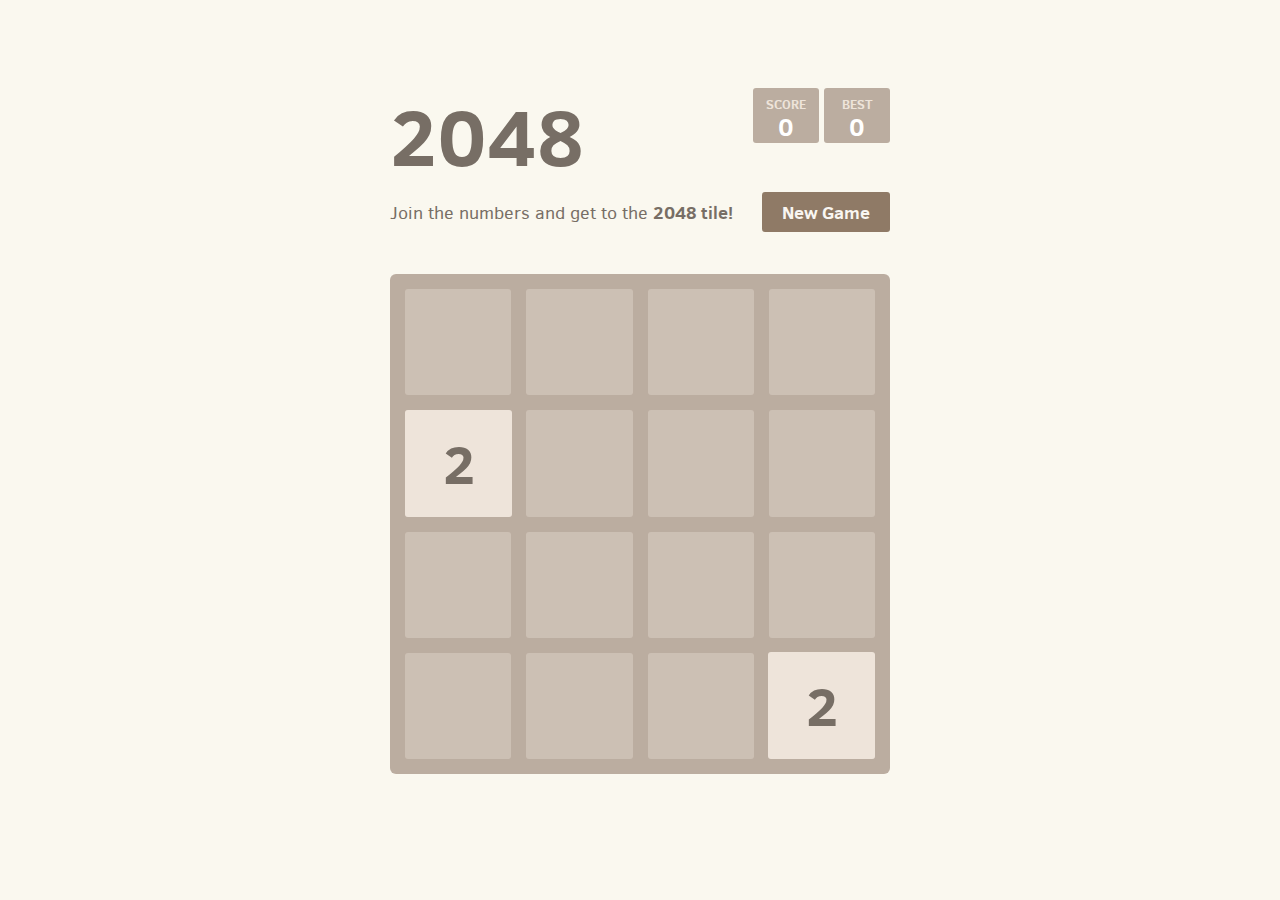
<file: 2048/index.html>
<!DOCTYPE html>
<html>
<head>
  <meta charset="utf-8">
  <title>2048</title>

  <link href="style/main.css" rel="stylesheet" type="text/css">
  <link rel="shortcut icon" href="favicon.ico">
  <link rel="apple-touch-icon" href="meta/apple-touch-icon.png">
  <link rel="apple-touch-startup-image" href="meta/apple-touch-startup-image-640x1096.png" media="(device-width: 320px) and (device-height: 568px) and (-webkit-device-pixel-ratio: 2)"> <!-- iPhone 5+ -->
  <link rel="apple-touch-startup-image" href="meta/apple-touch-startup-image-640x920.png"  media="(device-width: 320px) and (device-height: 480px) and (-webkit-device-pixel-ratio: 2)"> <!-- iPhone, retina -->
  <meta name="apple-mobile-web-app-capable" content="yes">
  <meta name="apple-mobile-web-app-status-bar-style" content="black">

  <meta name="HandheldFriendly" content="True">
  <meta name="MobileOptimized" content="320">
  <meta name="viewport" content="width=device-width, target-densitydpi=160dpi, initial-scale=1.0, maximum-scale=1, user-scalable=no, minimal-ui">
</head>
<body>
  <div class="container">
    <div class="heading">
      <h1 class="title">2048</h1>
      <div class="scores-container">
        <div class="score-container">0</div>
        <div class="best-container">0</div>
      </div>
    </div>

    <div class="above-game">
      <p class="game-intro">Join the numbers and get to the <strong>2048 tile!</strong></p>
      <a class="restart-button">New Game</a>
    </div>

    <div class="game-container">
      <div class="game-message">
        <p></p>
        <div class="lower">
	        <a class="keep-playing-button">Keep going</a>
          <a class="retry-button">Try again</a>
        </div>
      </div>

      <div class="grid-container">
        <div class="grid-row">
          <div class="grid-cell"></div>
          <div class="grid-cell"></div>
          <div class="grid-cell"></div>
          <div class="grid-cell"></div>
        </div>
        <div class="grid-row">
          <div class="grid-cell"></div>
          <div class="grid-cell"></div>
          <div class="grid-cell"></div>
          <div class="grid-cell"></div>
        </div>
        <div class="grid-row">
          <div class="grid-cell"></div>
          <div class="grid-cell"></div>
          <div class="grid-cell"></div>
          <div class="grid-cell"></div>
        </div>
        <div class="grid-row">
          <div class="grid-cell"></div>
          <div class="grid-cell"></div>
          <div class="grid-cell"></div>
          <div class="grid-cell"></div>
        </div>
      </div>

      <div class="tile-container">

      </div>
    </div>

  </div>

  <script src="js/bind_polyfill.js"></script>
  <script src="js/classlist_polyfill.js"></script>
  <script src="js/animframe_polyfill.js"></script>
  <script src="js/keyboard_input_manager.js"></script>
  <script src="js/html_actuator.js"></script>
  <script src="js/grid.js"></script>
  <script src="js/tile.js"></script>
  <script src="js/local_storage_manager.js"></script>
  <script src="js/game_manager.js"></script>
  <script src="js/application.js"></script>
</body>
</html>
</file>
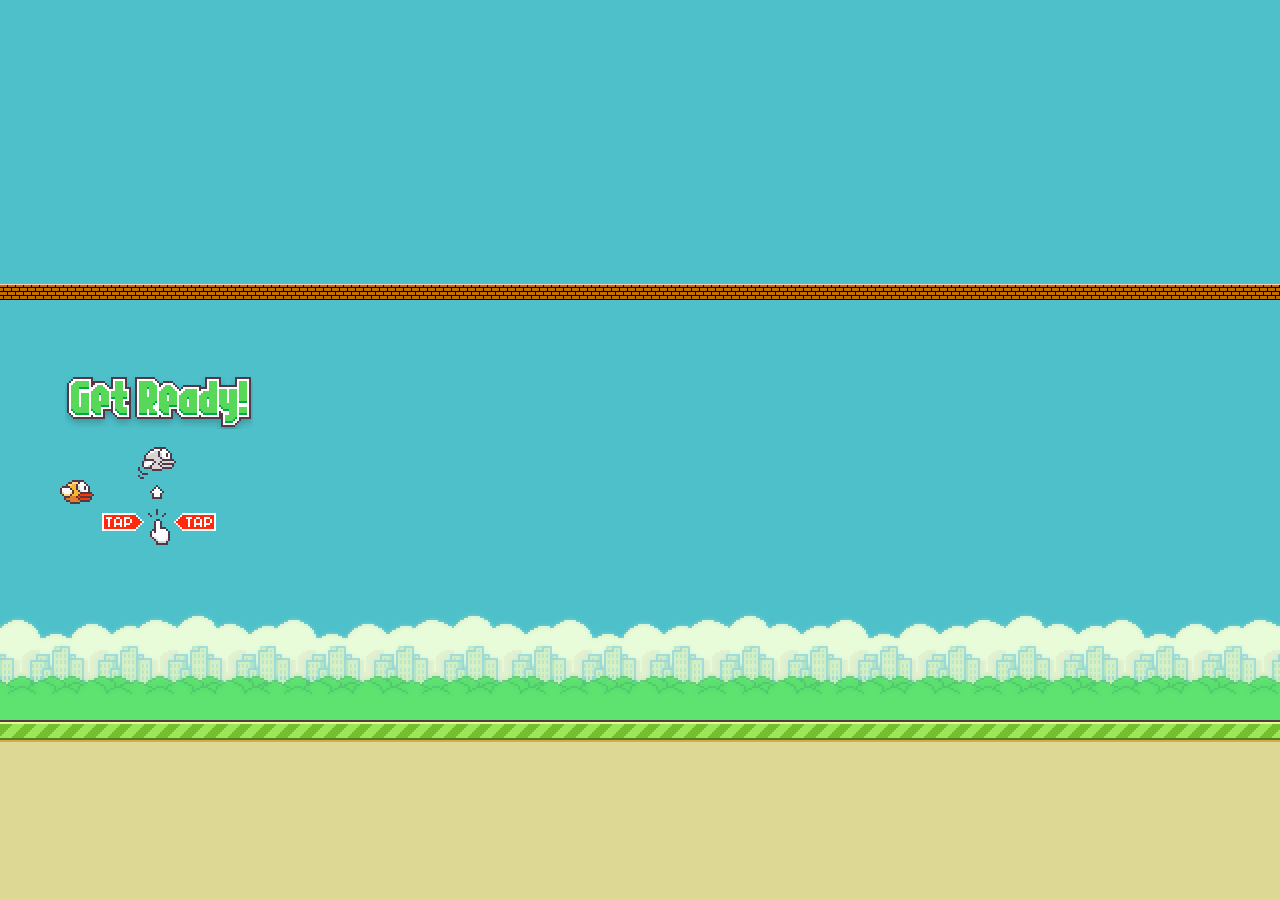
<file: floppybird/index.html>
<!DOCTYPE html>
<html lang="en">
<!--
   Copyright 2014 Nebez Briefkani
   floppybird - index.html

   Licensed under the Apache License, Version 2.0 (the "License");
   you may not use this file except in compliance with the License.
   You may obtain a copy of the License at

       http://www.apache.org/licenses/LICENSE-2.0

   Unless required by applicable law or agreed to in writing, software
   distributed under the License is distributed on an "AS IS" BASIS,
   WITHOUT WARRANTIES OR CONDITIONS OF ANY KIND, either express or implied.
   See the License for the specific language governing permissions and
   limitations under the License.
-->

   <head>
      <title>Floppy Bird</title>
      <meta http-equiv="content-type" content="text/html; charset=utf-8" />
      <meta name="viewport" content="width=device-width, initial-scale=1.0, maximum-scale=1.0, user-scalable=0" />
      
      <!-- Style sheets -->
      <link href="css/reset.css" rel="stylesheet">
      <link href="css/main.css" rel="stylesheet">
   </head>
   <body>
      <div id="gamecontainer">
         <div id="gamescreen">
            <div id="sky" class="animated">
               <div id="flyarea">
                  <div id="ceiling" class="animated"></div>
                  <!-- This is the flying and pipe area container -->
                  <div id="player" class="bird animated"></div>
                  
                  <div id="bigscore"></div>
                  
                  <div id="splash"></div>
                  
                  <div id="scoreboard">
                     <div id="medal"></div>
                     <div id="currentscore"></div>
                     <div id="highscore"></div>
                     <div id="replay"><img src="assets/replay.png" alt="replay"></div>
                  </div>
                  
                  <!-- Pipes go here! -->
               </div>
            </div>
            <div id="land" class="animated"><div id="debug"></div></div>
         </div>
      </div>

      <div class="boundingbox" id="playerbox"></div>
      <div class="boundingbox" id="pipebox"></div>
      
      <script src="js/jquery.min.js"></script>
      <script src="js/jquery.transit.min.js"></script>
      <script src="js/buzz.min.js"></script>
      <script src="js/main.js?v=1"></script>
   </body>
</html>
</file>
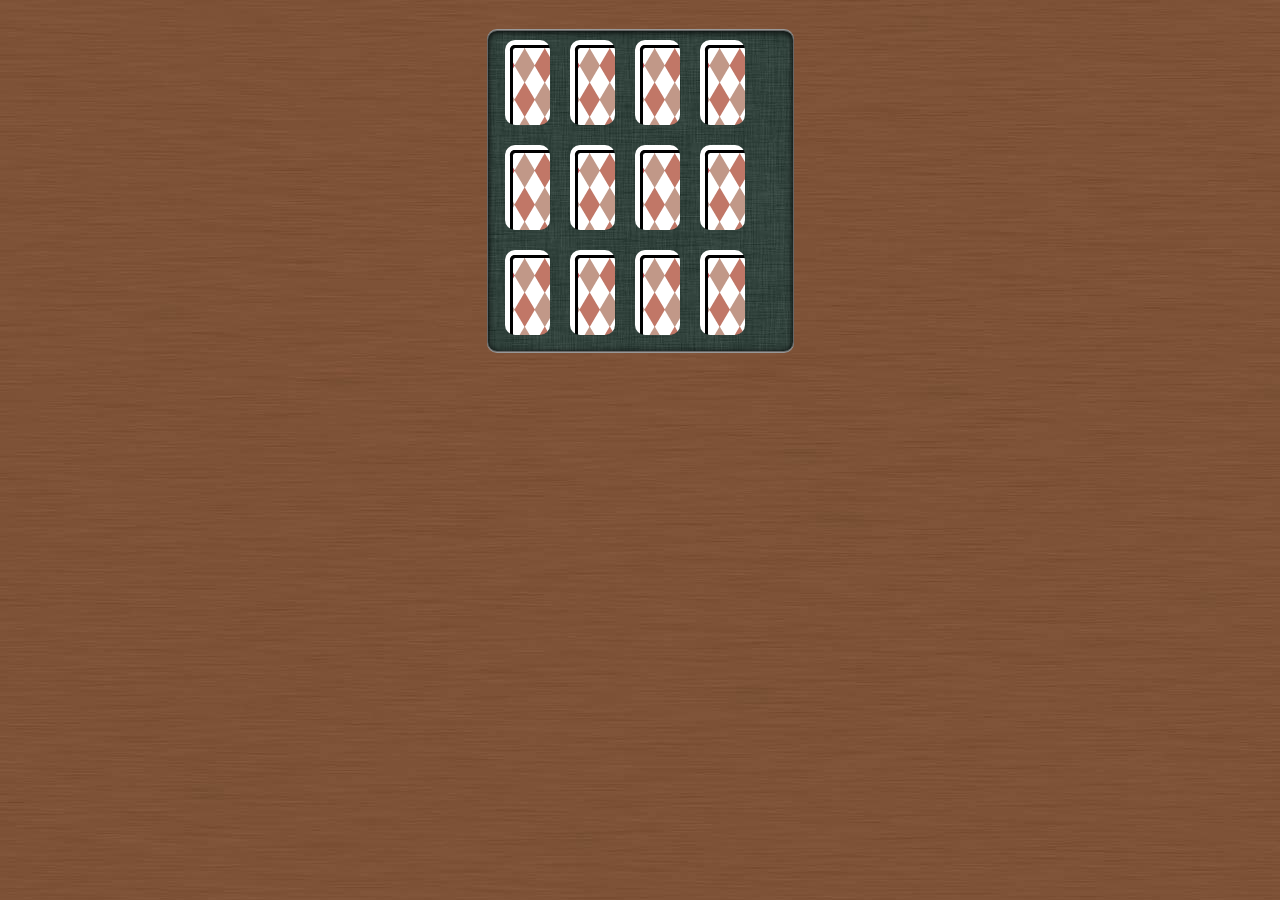
<file: match/index.html>
<!DOCTYPE html>
<html lang=en>
<head>
	<!--
	
	 CSS3 Card Games Example
	 http://gamedesign.cc/html5games/css3-matching-game/
	 
	 This is an example game for my coming book.
	 
	 Copyright 2011, Thomas Seng Hin Mak
	 makzan@gmail.com
	   
	 All Right Reserved.
	 
	-->
	
	<meta charset=utf-8>
	<title>CSS3 Matching Game</title>
	<link href='https://fonts.googleapis.com/css?family=Droid+Serif:regular,bold&subset=latin' rel='stylesheet' type='text/css'>
	<link href="https://fonts.googleapis.com/css?family=Orbitron:400,700" rel="stylesheet" type="text/css" >
	<link rel="stylesheet" href="css/matchgame.css" />
			
</head>
<body>
	<br/>
	<!-- <div id="timer" align="center">
		Elapsed time: <span id="elapsed-time">00:00</span>
	</div> -->
	<section id="game">		
		<div id="cards">			
			<div class="card">
				<div class="face front"></div>
				<div class="face back"></div>
			</div> <!-- .card -->						
		</div> <!-- #cards -->
	</section> <!-- #game -->
	
	<section id="popup" class="hide">
		<div id="popup-bg">
		</div>
		
		<div id="popup-box">
			<div class="ribbon hide" style="display: none;">				
				<div class="ribbon-body">
					<span>New Record</span>
				</div>			
				<div class="triangle"></div>
			</div>		
			<div id="popup-box-content">
				<h1>You Won!</h1>				
				<!-- <p>Your Score:</p> -->
				<!-- <p><span class='score'>13</span></p> -->
				<button onclick="location.reload();" class="myButton">Start Again</button>
				
				<!-- <p style="display: none;"><small>Last Score: <span class='last-score'>20</span><br>
				Saved on: <span class='saved-time'>13/4/2011 3:14pm</span></small></p> -->
			</div>
		</div>
	</section>
<script>
localStorage.clear();
</script>
<script src="js/jquery-1.6.min.js"></script>
<script src="js/html5games.matchgame.js"></script>
</body>
</html>
</file>
<file: 2048/style/main.css>
@import url(fonts/clear-sans.css);
html, body {
  margin: 0;
  padding: 0;
  background: #faf8ef;
  color: #776e65;
  font-family: "Clear Sans", "Helvetica Neue", Arial, sans-serif;
  font-size: 18px; }

body {
  margin: 80px 0; }

.heading:after {
  content: "";
  display: block;
  clear: both; }

h1.title {
  font-size: 80px;
  font-weight: bold;
  margin: 0;
  display: block;
  float: left; }

@-webkit-keyframes move-up {
  0% {
    top: 25px;
    opacity: 1; }

  100% {
    top: -50px;
    opacity: 0; } }
@-moz-keyframes move-up {
  0% {
    top: 25px;
    opacity: 1; }

  100% {
    top: -50px;
    opacity: 0; } }
@keyframes move-up {
  0% {
    top: 25px;
    opacity: 1; }

  100% {
    top: -50px;
    opacity: 0; } }
.scores-container {
  float: right;
  text-align: right; }

.score-container, .best-container {
  position: relative;
  display: inline-block;
  background: #bbada0;
  padding: 15px 25px;
  font-size: 25px;
  height: 25px;
  line-height: 47px;
  font-weight: bold;
  border-radius: 3px;
  color: white;
  margin-top: 8px;
  text-align: center; }
  .score-container:after, .best-container:after {
    position: absolute;
    width: 100%;
    top: 10px;
    left: 0;
    text-transform: uppercase;
    font-size: 13px;
    line-height: 13px;
    text-align: center;
    color: #eee4da; }
  .score-container .score-addition, .best-container .score-addition {
    position: absolute;
    right: 30px;
    color: red;
    font-size: 25px;
    line-height: 25px;
    font-weight: bold;
    color: rgba(119, 110, 101, 0.9);
    z-index: 100;
    -webkit-animation: move-up 600ms ease-in;
    -moz-animation: move-up 600ms ease-in;
    animation: move-up 600ms ease-in;
    -webkit-animation-fill-mode: both;
    -moz-animation-fill-mode: both;
    animation-fill-mode: both; }

.score-container:after {
  content: "Score"; }

.best-container:after {
  content: "Best"; }

p {
  margin-top: 0;
  margin-bottom: 10px;
  line-height: 1.65; }

a {
  color: #776e65;
  font-weight: bold;
  text-decoration: underline;
  cursor: pointer; }

strong.important {
  text-transform: uppercase; }

hr {
  border: none;
  border-bottom: 1px solid #d8d4d0;
  margin-top: 20px;
  margin-bottom: 30px; }

.container {
  width: 500px;
  margin: 0 auto; }

@-webkit-keyframes fade-in {
  0% {
    opacity: 0; }

  100% {
    opacity: 1; } }
@-moz-keyframes fade-in {
  0% {
    opacity: 0; }

  100% {
    opacity: 1; } }
@keyframes fade-in {
  0% {
    opacity: 0; }

  100% {
    opacity: 1; } }
.game-container {
  margin-top: 40px;
  position: relative;
  padding: 15px;
  cursor: default;
  -webkit-touch-callout: none;
  -ms-touch-callout: none;
  -webkit-user-select: none;
  -moz-user-select: none;
  -ms-user-select: none;
  -ms-touch-action: none;
  touch-action: none;
  background: #bbada0;
  border-radius: 6px;
  width: 500px;
  height: 500px;
  -webkit-box-sizing: border-box;
  -moz-box-sizing: border-box;
  box-sizing: border-box; }
  .game-container .game-message {
    display: none;
    position: absolute;
    top: 0;
    right: 0;
    bottom: 0;
    left: 0;
    background: rgba(238, 228, 218, 0.5);
    z-index: 100;
    text-align: center;
    -webkit-animation: fade-in 800ms ease 1200ms;
    -moz-animation: fade-in 800ms ease 1200ms;
    animation: fade-in 800ms ease 1200ms;
    -webkit-animation-fill-mode: both;
    -moz-animation-fill-mode: both;
    animation-fill-mode: both; }
    .game-container .game-message p {
      font-size: 60px;
      font-weight: bold;
      height: 60px;
      line-height: 60px;
      margin-top: 222px; }
    .game-container .game-message .lower {
      display: block;
      margin-top: 59px; }
    .game-container .game-message a {
      display: inline-block;
      background: #8f7a66;
      border-radius: 3px;
      padding: 0 20px;
      text-decoration: none;
      color: #f9f6f2;
      height: 40px;
      line-height: 42px;
      margin-left: 9px; }
      .game-container .game-message a.keep-playing-button {
        display: none; }
    .game-container .game-message.game-won {
      background: rgba(237, 194, 46, 0.5);
      color: #f9f6f2; }
      .game-container .game-message.game-won a.keep-playing-button {
        display: inline-block; }
    .game-container .game-message.game-won, .game-container .game-message.game-over {
      display: block; }

.grid-container {
  position: absolute;
  z-index: 1; }

.grid-row {
  margin-bottom: 15px; }
  .grid-row:last-child {
    margin-bottom: 0; }
  .grid-row:after {
    content: "";
    display: block;
    clear: both; }

.grid-cell {
  width: 106.25px;
  height: 106.25px;
  margin-right: 15px;
  float: left;
  border-radius: 3px;
  background: rgba(238, 228, 218, 0.35); }
  .grid-cell:last-child {
    margin-right: 0; }

.tile-container {
  position: absolute;
  z-index: 2; }

.tile, .tile .tile-inner {
  width: 107px;
  height: 107px;
  line-height: 107px; }
.tile.tile-position-1-1 {
  -webkit-transform: translate(0px, 0px);
  -moz-transform: translate(0px, 0px);
  -ms-transform: translate(0px, 0px);
  transform: translate(0px, 0px); }
.tile.tile-position-1-2 {
  -webkit-transform: translate(0px, 121px);
  -moz-transform: translate(0px, 121px);
  -ms-transform: translate(0px, 121px);
  transform: translate(0px, 121px); }
.tile.tile-position-1-3 {
  -webkit-transform: translate(0px, 242px);
  -moz-transform: translate(0px, 242px);
  -ms-transform: translate(0px, 242px);
  transform: translate(0px, 242px); }
.tile.tile-position-1-4 {
  -webkit-transform: translate(0px, 363px);
  -moz-transform: translate(0px, 363px);
  -ms-transform: translate(0px, 363px);
  transform: translate(0px, 363px); }
.tile.tile-position-2-1 {
  -webkit-transform: translate(121px, 0px);
  -moz-transform: translate(121px, 0px);
  -ms-transform: translate(121px, 0px);
  transform: translate(121px, 0px); }
.tile.tile-position-2-2 {
  -webkit-transform: translate(121px, 121px);
  -moz-transform: translate(121px, 121px);
  -ms-transform: translate(121px, 121px);
  transform: translate(121px, 121px); }
.tile.tile-position-2-3 {
  -webkit-transform: translate(121px, 242px);
  -moz-transform: translate(121px, 242px);
  -ms-transform: translate(121px, 242px);
  transform: translate(121px, 242px); }
.tile.tile-position-2-4 {
  -webkit-transform: translate(121px, 363px);
  -moz-transform: translate(121px, 363px);
  -ms-transform: translate(121px, 363px);
  transform: translate(121px, 363px); }
.tile.tile-position-3-1 {
  -webkit-transform: translate(242px, 0px);
  -moz-transform: translate(242px, 0px);
  -ms-transform: translate(242px, 0px);
  transform: translate(242px, 0px); }
.tile.tile-position-3-2 {
  -webkit-transform: translate(242px, 121px);
  -moz-transform: translate(242px, 121px);
  -ms-transform: translate(242px, 121px);
  transform: translate(242px, 121px); }
.tile.tile-position-3-3 {
  -webkit-transform: translate(242px, 242px);
  -moz-transform: translate(242px, 242px);
  -ms-transform: translate(242px, 242px);
  transform: translate(242px, 242px); }
.tile.tile-position-3-4 {
  -webkit-transform: translate(242px, 363px);
  -moz-transform: translate(242px, 363px);
  -ms-transform: translate(242px, 363px);
  transform: translate(242px, 363px); }
.tile.tile-position-4-1 {
  -webkit-transform: translate(363px, 0px);
  -moz-transform: translate(363px, 0px);
  -ms-transform: translate(363px, 0px);
  transform: translate(363px, 0px); }
.tile.tile-position-4-2 {
  -webkit-transform: translate(363px, 121px);
  -moz-transform: translate(363px, 121px);
  -ms-transform: translate(363px, 121px);
  transform: translate(363px, 121px); }
.tile.tile-position-4-3 {
  -webkit-transform: translate(363px, 242px);
  -moz-transform: translate(363px, 242px);
  -ms-transform: translate(363px, 242px);
  transform: translate(363px, 242px); }
.tile.tile-position-4-4 {
  -webkit-transform: translate(363px, 363px);
  -moz-transform: translate(363px, 363px);
  -ms-transform: translate(363px, 363px);
  transform: translate(363px, 363px); }

.tile {
  position: absolute;
  -webkit-transition: 100ms ease-in-out;
  -moz-transition: 100ms ease-in-out;
  transition: 100ms ease-in-out;
  -webkit-transition-property: -webkit-transform;
  -moz-transition-property: -moz-transform;
  transition-property: transform; }
  .tile .tile-inner {
    border-radius: 3px;
    background: #eee4da;
    text-align: center;
    font-weight: bold;
    z-index: 10;
    font-size: 55px; }
  .tile.tile-2 .tile-inner {
    background: #eee4da;
    box-shadow: 0 0 30px 10px rgba(243, 215, 116, 0), inset 0 0 0 1px rgba(255, 255, 255, 0); }
  .tile.tile-4 .tile-inner {
    background: #ede0c8;
    box-shadow: 0 0 30px 10px rgba(243, 215, 116, 0), inset 0 0 0 1px rgba(255, 255, 255, 0); }
  .tile.tile-8 .tile-inner {
    color: #f9f6f2;
    background: #f2b179; }
  .tile.tile-16 .tile-inner {
    color: #f9f6f2;
    background: #f59563; }
  .tile.tile-32 .tile-inner {
    color: #f9f6f2;
    background: #f67c5f; }
  .tile.tile-64 .tile-inner {
    color: #f9f6f2;
    background: #f65e3b; }
  .tile.tile-128 .tile-inner {
    color: #f9f6f2;
    background: #edcf72;
    box-shadow: 0 0 30px 10px rgba(243, 215, 116, 0.2381), inset 0 0 0 1px rgba(255, 255, 255, 0.14286);
    font-size: 45px; }
    @media screen and (max-width: 520px) {
      .tile.tile-128 .tile-inner {
        font-size: 25px; } }
  .tile.tile-256 .tile-inner {
    color: #f9f6f2;
    background: #edcc61;
    box-shadow: 0 0 30px 10px rgba(243, 215, 116, 0.31746), inset 0 0 0 1px rgba(255, 255, 255, 0.19048);
    font-size: 45px; }
    @media screen and (max-width: 520px) {
      .tile.tile-256 .tile-inner {
        font-size: 25px; } }
  .tile.tile-512 .tile-inner {
    color: #f9f6f2;
    background: #edc850;
    box-shadow: 0 0 30px 10px rgba(243, 215, 116, 0.39683), inset 0 0 0 1px rgba(255, 255, 255, 0.2381);
    font-size: 45px; }
    @media screen and (max-width: 520px) {
      .tile.tile-512 .tile-inner {
        font-size: 25px; } }
  .tile.tile-1024 .tile-inner {
    color: #f9f6f2;
    background: #edc53f;
    box-shadow: 0 0 30px 10px rgba(243, 215, 116, 0.47619), inset 0 0 0 1px rgba(255, 255, 255, 0.28571);
    font-size: 35px; }
    @media screen and (max-width: 520px) {
      .tile.tile-1024 .tile-inner {
        font-size: 15px; } }
  .tile.tile-2048 .tile-inner {
    color: #f9f6f2;
    background: #edc22e;
    box-shadow: 0 0 30px 10px rgba(243, 215, 116, 0.55556), inset 0 0 0 1px rgba(255, 255, 255, 0.33333);
    font-size: 35px; }
    @media screen and (max-width: 520px) {
      .tile.tile-2048 .tile-inner {
        font-size: 15px; } }
  .tile.tile-super .tile-inner {
    color: #f9f6f2;
    background: #3c3a32;
    font-size: 30px; }
    @media screen and (max-width: 520px) {
      .tile.tile-super .tile-inner {
        font-size: 10px; } }

@-webkit-keyframes appear {
  0% {
    opacity: 0;
    -webkit-transform: scale(0);
    -moz-transform: scale(0);
    -ms-transform: scale(0);
    transform: scale(0); }

  100% {
    opacity: 1;
    -webkit-transform: scale(1);
    -moz-transform: scale(1);
    -ms-transform: scale(1);
    transform: scale(1); } }
@-moz-keyframes appear {
  0% {
    opacity: 0;
    -webkit-transform: scale(0);
    -moz-transform: scale(0);
    -ms-transform: scale(0);
    transform: scale(0); }

  100% {
    opacity: 1;
    -webkit-transform: scale(1);
    -moz-transform: scale(1);
    -ms-transform: scale(1);
    transform: scale(1); } }
@keyframes appear {
  0% {
    opacity: 0;
    -webkit-transform: scale(0);
    -moz-transform: scale(0);
    -ms-transform: scale(0);
    transform: scale(0); }

  100% {
    opacity: 1;
    -webkit-transform: scale(1);
    -moz-transform: scale(1);
    -ms-transform: scale(1);
    transform: scale(1); } }
.tile-new .tile-inner {
  -webkit-animation: appear 200ms ease 100ms;
  -moz-animation: appear 200ms ease 100ms;
  animation: appear 200ms ease 100ms;
  -webkit-animation-fill-mode: backwards;
  -moz-animation-fill-mode: backwards;
  animation-fill-mode: backwards; }

@-webkit-keyframes pop {
  0% {
    -webkit-transform: scale(0);
    -moz-transform: scale(0);
    -ms-transform: scale(0);
    transform: scale(0); }

  50% {
    -webkit-transform: scale(1.2);
    -moz-transform: scale(1.2);
    -ms-transform: scale(1.2);
    transform: scale(1.2); }

  100% {
    -webkit-transform: scale(1);
    -moz-transform: scale(1);
    -ms-transform: scale(1);
    transform: scale(1); } }
@-moz-keyframes pop {
  0% {
    -webkit-transform: scale(0);
    -moz-transform: scale(0);
    -ms-transform: scale(0);
    transform: scale(0); }

  50% {
    -webkit-transform: scale(1.2);
    -moz-transform: scale(1.2);
    -ms-transform: scale(1.2);
    transform: scale(1.2); }

  100% {
    -webkit-transform: scale(1);
    -moz-transform: scale(1);
    -ms-transform: scale(1);
    transform: scale(1); } }
@keyframes pop {
  0% {
    -webkit-transform: scale(0);
    -moz-transform: scale(0);
    -ms-transform: scale(0);
    transform: scale(0); }

  50% {
    -webkit-transform: scale(1.2);
    -moz-transform: scale(1.2);
    -ms-transform: scale(1.2);
    transform: scale(1.2); }

  100% {
    -webkit-transform: scale(1);
    -moz-transform: scale(1);
    -ms-transform: scale(1);
    transform: scale(1); } }
.tile-merged .tile-inner {
  z-index: 20;
  -webkit-animation: pop 200ms ease 100ms;
  -moz-animation: pop 200ms ease 100ms;
  animation: pop 200ms ease 100ms;
  -webkit-animation-fill-mode: backwards;
  -moz-animation-fill-mode: backwards;
  animation-fill-mode: backwards; }

.above-game:after {
  content: "";
  display: block;
  clear: both; }

.game-intro {
  float: left;
  line-height: 42px;
  margin-bottom: 0; }

.restart-button {
  display: inline-block;
  background: #8f7a66;
  border-radius: 3px;
  padding: 0 20px;
  text-decoration: none;
  color: #f9f6f2;
  height: 40px;
  line-height: 42px;
  display: block;
  text-align: center;
  float: right; }

.game-explanation {
  margin-top: 50px; }

@media screen and (max-width: 520px) {
  html, body {
    font-size: 15px; }

  body {
    margin: 20px 0;
    padding: 0 20px; }

  h1.title {
    font-size: 27px;
    margin-top: 15px; }

  .container {
    width: 280px;
    margin: 0 auto; }

  .score-container, .best-container {
    margin-top: 0;
    padding: 15px 10px;
    min-width: 40px; }

  .heading {
    margin-bottom: 10px; }

  .game-intro {
    width: 55%;
    display: block;
    box-sizing: border-box;
    line-height: 1.65; }

  .restart-button {
    width: 42%;
    padding: 0;
    display: block;
    box-sizing: border-box;
    margin-top: 2px; }

  .game-container {
    margin-top: 17px;
    position: relative;
    padding: 10px;
    cursor: default;
    -webkit-touch-callout: none;
    -ms-touch-callout: none;
    -webkit-user-select: none;
    -moz-user-select: none;
    -ms-user-select: none;
    -ms-touch-action: none;
    touch-action: none;
    background: #bbada0;
    border-radius: 6px;
    width: 280px;
    height: 280px;
    -webkit-box-sizing: border-box;
    -moz-box-sizing: border-box;
    box-sizing: border-box; }
    .game-container .game-message {
      display: none;
      position: absolute;
      top: 0;
      right: 0;
      bottom: 0;
      left: 0;
      background: rgba(238, 228, 218, 0.5);
      z-index: 100;
      text-align: center;
      -webkit-animation: fade-in 800ms ease 1200ms;
      -moz-animation: fade-in 800ms ease 1200ms;
      animation: fade-in 800ms ease 1200ms;
      -webkit-animation-fill-mode: both;
      -moz-animation-fill-mode: both;
      animation-fill-mode: both; }
      .game-container .game-message p {
        font-size: 60px;
        font-weight: bold;
        height: 60px;
        line-height: 60px;
        margin-top: 222px; }
      .game-container .game-message .lower {
        display: block;
        margin-top: 59px; }
      .game-container .game-message a {
        display: inline-block;
        background: #8f7a66;
        border-radius: 3px;
        padding: 0 20px;
        text-decoration: none;
        color: #f9f6f2;
        height: 40px;
        line-height: 42px;
        margin-left: 9px; }
        .game-container .game-message a.keep-playing-button {
          display: none; }
      .game-container .game-message.game-won {
        background: rgba(237, 194, 46, 0.5);
        color: #f9f6f2; }
        .game-container .game-message.game-won a.keep-playing-button {
          display: inline-block; }
      .game-container .game-message.game-won, .game-container .game-message.game-over {
        display: block; }

  .grid-container {
    position: absolute;
    z-index: 1; }

  .grid-row {
    margin-bottom: 10px; }
    .grid-row:last-child {
      margin-bottom: 0; }
    .grid-row:after {
      content: "";
      display: block;
      clear: both; }

  .grid-cell {
    width: 57.5px;
    height: 57.5px;
    margin-right: 10px;
    float: left;
    border-radius: 3px;
    background: rgba(238, 228, 218, 0.35); }
    .grid-cell:last-child {
      margin-right: 0; }

  .tile-container {
    position: absolute;
    z-index: 2; }

  .tile, .tile .tile-inner {
    width: 58px;
    height: 58px;
    line-height: 58px; }
  .tile.tile-position-1-1 {
    -webkit-transform: translate(0px, 0px);
    -moz-transform: translate(0px, 0px);
    -ms-transform: translate(0px, 0px);
    transform: translate(0px, 0px); }
  .tile.tile-position-1-2 {
    -webkit-transform: translate(0px, 67px);
    -moz-transform: translate(0px, 67px);
    -ms-transform: translate(0px, 67px);
    transform: translate(0px, 67px); }
  .tile.tile-position-1-3 {
    -webkit-transform: translate(0px, 135px);
    -moz-transform: translate(0px, 135px);
    -ms-transform: translate(0px, 135px);
    transform: translate(0px, 135px); }
  .tile.tile-position-1-4 {
    -webkit-transform: translate(0px, 202px);
    -moz-transform: translate(0px, 202px);
    -ms-transform: translate(0px, 202px);
    transform: translate(0px, 202px); }
  .tile.tile-position-2-1 {
    -webkit-transform: translate(67px, 0px);
    -moz-transform: translate(67px, 0px);
    -ms-transform: translate(67px, 0px);
    transform: translate(67px, 0px); }
  .tile.tile-position-2-2 {
    -webkit-transform: translate(67px, 67px);
    -moz-transform: translate(67px, 67px);
    -ms-transform: translate(67px, 67px);
    transform: translate(67px, 67px); }
  .tile.tile-position-2-3 {
    -webkit-transform: translate(67px, 135px);
    -moz-transform: translate(67px, 135px);
    -ms-transform: translate(67px, 135px);
    transform: translate(67px, 135px); }
  .tile.tile-position-2-4 {
    -webkit-transform: translate(67px, 202px);
    -moz-transform: translate(67px, 202px);
    -ms-transform: translate(67px, 202px);
    transform: translate(67px, 202px); }
  .tile.tile-position-3-1 {
    -webkit-transform: translate(135px, 0px);
    -moz-transform: translate(135px, 0px);
    -ms-transform: translate(135px, 0px);
    transform: translate(135px, 0px); }
  .tile.tile-position-3-2 {
    -webkit-transform: translate(135px, 67px);
    -moz-transform: translate(135px, 67px);
    -ms-transform: translate(135px, 67px);
    transform: translate(135px, 67px); }
  .tile.tile-position-3-3 {
    -webkit-transform: translate(135px, 135px);
    -moz-transform: translate(135px, 135px);
    -ms-transform: translate(135px, 135px);
    transform: translate(135px, 135px); }
  .tile.tile-position-3-4 {
    -webkit-transform: translate(135px, 202px);
    -moz-transform: translate(135px, 202px);
    -ms-transform: translate(135px, 202px);
    transform: translate(135px, 202px); }
  .tile.tile-position-4-1 {
    -webkit-transform: translate(202px, 0px);
    -moz-transform: translate(202px, 0px);
    -ms-transform: translate(202px, 0px);
    transform: translate(202px, 0px); }
  .tile.tile-position-4-2 {
    -webkit-transform: translate(202px, 67px);
    -moz-transform: translate(202px, 67px);
    -ms-transform: translate(202px, 67px);
    transform: translate(202px, 67px); }
  .tile.tile-position-4-3 {
    -webkit-transform: translate(202px, 135px);
    -moz-transform: translate(202px, 135px);
    -ms-transform: translate(202px, 135px);
    transform: translate(202px, 135px); }
  .tile.tile-position-4-4 {
    -webkit-transform: translate(202px, 202px);
    -moz-transform: translate(202px, 202px);
    -ms-transform: translate(202px, 202px);
    transform: translate(202px, 202px); }

  .tile .tile-inner {
    font-size: 35px; }

  .game-message p {
    font-size: 30px !important;
    height: 30px !important;
    line-height: 30px !important;
    margin-top: 90px !important; }
  .game-message .lower {
    margin-top: 30px !important; } }
</file>
<file: floppybird/css/main.css>
/*
   Copyright 2014 Nebez Briefkani
   floppybird - main.css
   
   Licensed under the Apache License, Version 2.0 (the "License");
   you may not use this file except in compliance with the License.
   You may obtain a copy of the License at

       http://www.apache.org/licenses/LICENSE-2.0

   Unless required by applicable law or agreed to in writing, software
   distributed under the License is distributed on an "AS IS" BASIS,
   WITHOUT WARRANTIES OR CONDITIONS OF ANY KIND, either express or implied.
   See the License for the specific language governing permissions and
   limitations under the License.
*/

@-webkit-keyframes animLand {
    0% { background-position: 0px 0px; }
    100% { background-position: -335px 0px; }
 }
 @-moz-keyframes animLand {
    0% { background-position: 0px 0px; }
    100% { background-position: -335px 0px; }
 }
 @-o-keyframes animLand {
    0% { background-position: 0px 0px; }
    100% { background-position: -335px 0px; }
 }
 @keyframes animLand {
    0% { background-position: 0px 0px; }
    100% { background-position: -335px 0px; }
 }
 
 @-webkit-keyframes animSky {
    0% { background-position: 0px 100%; }
    100% { background-position: -275px 100%; }
 }
 @-moz-keyframes animSky {
    0% { background-position: 0px 100%; }
    100% { background-position: -275px 100%; }
 }
 @-o-keyframes animSky {
    0% { background-position: 0px 100%; }
    100% { background-position: -275px 100%; }
 }
 @keyframes animSky {
    0% { background-position: 0px 100%; }
    100% { background-position: -275px 100%; }
 }
 
 @-webkit-keyframes animBird {
    from { background-position: 0px 0px; }
    to { background-position: 0px -96px; }
 }
 @-moz-keyframes animBird {
    from { background-position: 0px 0px; }
    to { background-position: 0px -96px; }
 }
 @-o-keyframes animBird {
    from { background-position: 0px 0px; }
    to { background-position: 0px -96px; }
 }
 @keyframes animBird {
    from { background-position: 0px 0px; }
    to { background-position: 0px -96px; }
 }
 
 @-webkit-keyframes animPipe {
    0% { left: 900px; }
    100% { left: -100px; }
 }
 @-moz-keyframes animPipe {
    0% { left: 900px; }
    100% { left: -100px; }
 }
 @-o-keyframes animPipe {
    0% { left: 900px; }
    100% { left: -100px; }
 }
 @keyframes animPipe {
    0% { left: 900px; }
    100% { left: -100px; }
 }
 
 @-webkit-keyframes animCeiling {
    0% { background-position: 0px 0px; }
    100% { background-position: -63px 0px; }
 }
 @-moz-keyframes animCeiling {
    0% { background-position: 0px 0px; }
    100% { background-position: -63px 0px; }
 }
 @-o-keyframes animCeiling {
    0% { background-position: 0px 0px; }
    100% { background-position: -63px 0px; }
 }
 @keyframes animCeiling {
    0% { background-position: 0px 0px; }
    100% { background-position: -63px 0px; }
 }
 
 
 *,
 *:before,
 *:after
 {
    /* border box */
    -moz-box-sizing: border-box;
    -webkit-box-sizing: border-box;
    box-sizing: border-box;
    /* gpu acceleration */
    -webkit-transition: translate3d(0,0,0);
    /* select disable */
    -webkit-touch-callout: none;
    -webkit-user-select: none;
    -khtml-user-select: none;
    -moz-user-select: none;
    -ms-user-select: none;
    user-select: none;
 }
 
 html,
 body
 {
    height: 100%;
    overflow: hidden;
    font-family: monospace;
    font-size: 12px;
    color: #fff;
 }
 
 #gamecontainer
 {
    position: relative;
    width: 100%;
    height: 100%;
    min-height: 525px;
 }
 
 /*
 Screen - Game
 */
 #gamescreen
 {
    position: absolute;
    width: 100%;
    height: 100%;
 }
 
 #sky
 {
    position: absolute;
    top: 0;
    width: 100%;
    height: 80%;
    background-image: url('../assets/sky.png');
    background-repeat: repeat-x;
    background-position: 0px 100%;
    background-color: #4ec0ca;
    
    -webkit-animation: animSky 7s linear infinite;
    animation: animSky 7s linear infinite;
 }
 
 #flyarea
 {
    position: absolute;
    bottom: 0;
    height: 420px;
    width: 100%;
 }
 
 #ceiling
 {
    position: absolute;
    top: -16px;
    height: 16px;
    width: 100%;
    background-image: url('../assets/ceiling.png');
    background-repeat: repeat-x;
    
    -webkit-animation: animCeiling 481ms linear infinite;
    animation: animCeiling 481ms linear infinite;
 }
 
 #land
 {
    position: absolute;
    bottom: 0;
    width: 100%;
    height: 20%;
    background-image: url('../assets/land.png');
    background-repeat: repeat-x;
    background-position: 0px 0px;
    background-color: #ded895;
    
    -webkit-animation: animLand 2516ms linear infinite;
    animation: animLand 2516ms linear infinite;
 }
 
 #bigscore
 {
    position: absolute;
    top: 20px;
    left: 150px;
    z-index: 100;
 }
 
 #bigscore img
 {
    display: inline-block;
    padding: 1px;
 }
 
 #splash
 {
    position: absolute;
    opacity: 0;
    top: 75px;
    left: 65px;
    width: 188px;
    height: 170px;
    background-image: url('../assets/splash.png');
    background-repeat: no-repeat;
 }
 
 #scoreboard
 {
    position: absolute;
    display: none;
    opacity: 0;
    top: 64px;
    left: 43px;
    width: 236px;
    height: 280px;
    background-image: url('../assets/scoreboard.png');
    background-repeat: no-repeat;
    
    z-index: 1000;
 }
 
 #medal
 {
    position: absolute;
    opacity: 0;
    top: 114px;
    left: 32px;
    width: 44px;
    height: 44px;
 }
 
 #currentscore
 {
    position: absolute;
    top: 105px;
    left: 107px;
    width: 104px;
    height: 14px;
    text-align: right;
 }
 
 #currentscore img
 {
    padding-left: 2px;
 }
 
 #highscore
 {
    position: absolute;
    top: 147px;
    left: 107px;
    width: 104px;
    height: 14px;
    text-align: right;
 }
 
 #highscore img
 {
    padding-left: 2px;
 }
 
 #replay
 {
    position: absolute;
    opacity: 0;
    top: 205px;
    left: 61px;
    height: 115px;
    width: 70px;
    cursor: pointer;
 }
 
 .boundingbox
 {
    position: absolute;
    display: none;
    top: 0;
    left: 0;
    width: 0;
    height: 0;
    border: 1px solid red;
 }
 
 #player
 {
    left: 60px;
    top: 200px;
 }
 
 .bird
 {
    position: absolute;
    width: 34px;
    height: 24px;
    background-image: url('../assets/bird.png');
    
    -webkit-animation: animBird 300ms steps(4) infinite;
    animation: animBird 300ms steps(4) infinite;
 }
 
 .pipe
 {
    position: absolute;
    left: -100px;
    width: 52px;
    height: 100%;
    z-index: 10;
    
    -webkit-animation: animPipe 7500ms linear;
    animation: animPipe 7500ms linear;
 }
 
 .pipe_upper
 {
    position: absolute;
    top: 0;
    width: 52px;
    background-image: url('../assets/pipe.png');
    background-repeat: repeat-y;
    background-position: center;
 }
 
 .pipe_upper:after
 {
    content: "";
    position: absolute;
    bottom: 0;
    width: 52px;
    height: 26px;
    background-image: url('../assets/pipe-down.png');
 }
 
 .pipe_lower
 {
    position: absolute;
    bottom: 0;
    width: 52px;
    background-image: url('../assets/pipe.png');
    background-repeat: repeat-y;
    background-position: center;
 }
 
 .pipe_lower:after
 {
    content: "";
    position: absolute;
    top: 0;
    width: 52px;
    height: 26px;
    background-image: url('../assets/pipe-up.png');
 }
 
 #footer
 {
    position: absolute;
    bottom: 3px;
    left: 3px;
 }
 
 #footer a,
 #footer a:link,
 #footer a:visited,
 #footer a:hover,
 #footer a:active
 {
    display: block;
    padding: 2px;
    text-decoration: none;
    color: #fff;
 }
</file>
<file: match/css/matchgame.css>
/*!
 * CSS3 Card Games Example
 * http://gamedesign.cc/html5games/CSS3-matching-game/
 * 
 * This is an example game for the book HTML5 Games Development: A Beginning Guide.
 * 
 * Copyright 2010, Thomas Seng Hin Mak
 * makzan@gmail.com
 *   
 * All Right Reserved.
 */
 
body {
	text-align: center;	
	font-family: 'Droid Serif', arial, serif;
	background: #a46740 url(../images/bg.jpg);
	color: #ccc;
	text-shadow: 0 1px 0 #222;
}

h1 {
	font-weight: bold;
	text-shadow: 0 2px 0 #222;
}

a, a:visited {
	color: #aea;
	text-decoration: none;	
	-webkit-transition: all .3s;
	padding: 5px;
}

a:hover {
	color: #000;
	background: #aea;
	text-shadow: none;
}
 
#game {
	border-radius: 10px;
	border: 1px solid #666;
	-webkit-box-shadow: 0 -1px 0 #999, 0 1px 0 #999, inset 0 1px 6px #000;
	
	position: relative;
	background: #232 url(../images/table.jpg);
	/* width: 500px;
	height: 460px; */
	width: 305px;
	height: 320px;
	margin: 0 auto;
	
	display: -webkit-box;
	-webkit-box-pack: center;
	-webkit-box-align: center;
	
	display: -moz-box;
	-moz-box-pack: center;
	-moz-box-align: center;	
}

#cards {
	position: relative;	
	/* width: 380px;
	height: 400px; */
	width: 300px;
	height: 310px;
	margin-left: 30px; /*not included */
	margin-top: 8px; /*not included*/
}

.card {
	-webkit-perspective: 600;
	/* width: 80px;
	height: 120px; */
	width: 45px;
	height: 85px;
	
	/* changed	*/
	position: absolute;
	
	-moz-transition: all .3s;
	-webkit-transition: all .3s;
	transition: all .3s;
}

.face {
	border-radius: 10px;
	width: 100%;
	height: 100%;
	position: absolute;
	
	-moz-transition-property: opacity, -moz-transform, -moz-box-shadow;
	-moz-transition-duration: .3s;
	-webkit-transition-property: opacity, -webkit-transform, -webkit-box-shadow;
	-webkit-transition-duration: .3s;
	transition-property: opacity, transform, box-shadow;
	transition-duration: .3s;
	
	-moz-backface-visibility: hidden;
	-webkit-backface-visibility: hidden;
	backface-visibility: hidden;
	
}

.front {	
	background: #999 url(../images/deck.png) 0 -480px;
	z-index: 10;
}

.back {
	background: #efefef url(../images/deck.png);
	
	-moz-transform: rotate3d(0,1,0,-180deg);
	-webkit-transform: rotate3d(0,1,0,-180deg);
	transform: rotate3d(0,1,0,-180deg);
	
	z-index: 8;
}

.card:hover .face{
	-webkit-box-shadow: 0 0 20px #aaa;
	box-shadow: 0 0 10px #aaa;
}

.card-flipped .face{
	-webkit-box-shadow: 0 0 20px #aaa;
	box-shadow: 0 0 10px #aaa;		
}
	.card-flipped .front {
		-moz-transform: rotate3d(0,1,0,180deg);
		-webkit-transform: rotate3d(0,1,0,180deg);
		transform: rotate3d(0,1,0,180deg);
		
		/* ensure the front face is below the back face */
		z-index: 8;
	}
	
	.card-flipped .back {
		-moz-transform: rotate3d(0,1,0,0deg);
		-webkit-transform: rotate3d(0,1,0,0deg);
		transform: rotate3d(0,1,0,0deg);
		
		/* ensure the back face is on top of the front face */		
		z-index: 10;
	}

.card-removed {
	opacity: 0;
}


/* define the face graphics of the card deck*/
/* cardAA stands for Spade A */
/* cardA10 stands for Spade 10 */
/* cardAK stands for Spade K */
/* cardB_ stands for Heart _ */
/* cardC_ stands for Club _ */
/* cardD_ stands for Diamond _ */

.cardAJ {background-position: -800px 0;}
.cardAQ {background-position: -880px 0;}
.cardAK {background-position: -960px 0;}
.cardBJ {background-position: -800px -120px;}
.cardBQ {background-position: -880px -120px;}
.cardBK {background-position: -960px -120px;}
.cardCJ {background-position: -800px -240px;}
.cardCQ {background-position: -880px -240px;}
.cardCK {background-position: -960px -240px;}
.cardDJ {background-position: -800px -360px;}
.cardDQ {background-position: -880px -360px;}
.cardDK {background-position: -960px -360px;}




/* Styles for game over popup */
#popup {
	font-family: 'Orbitron', serif;
	font-size: 28px;
	font-weight: 700;	  
	text-shadow: 0px 1px 2px #fff;
	
	color: #222;
	
	position: absolute;	  
	width: 100%;
	height: 100%;
	top: 0;
	left: 0;
	
	background: rgba(0,0,0,.5);
	
	display: -webkit-box;
	-webkit-box-pack: center;
	-webkit-box-align: center;			
	
	-webkit-transition: all .5s ease-in;
}

#popup h1 {
	font-weight: 400;
}

#popup-box {
	/* width: 400px;
	height: 300px; */
	width: 280px;
	height: 250px;
	background: #ccc url(../images/popup_bg.jpg);
	
	border-radius: 10px;
	
	position: relative;
	
	-webkit-box-shadow: 0 5px 5px #333;
	
	display: -webkit-box;
	-webkit-box-pack: center;
	-webkit-box-align: center;
	
	-webkit-transition: all .5s ease-in;
}

#popup-box small {
	font-size: .6em;
}

/**
 * Styles to hide the popup box
 */
#popup.hide {
	background: rgba(0,0,0,0);
	visibility: hidden;		
}
#popup.hide #popup-box{
	margin-top: -800px;
}


/**
 * Styles for the ribbon
 */
 .ribbon.hide {
 	display: none;
 }
 
.ribbon {
	float: left;
	position: absolute;
	
	left: -7px;
	top: 165px;	
	
	z-index: 0;

	font-size: .5em;
	text-transform: uppercase;
	text-align: right;
}

.ribbon-body {
	height: 14px;
	background: #ca3d33;
	padding: 6px;
	z-index: 100;
	-webkit-box-shadow: 2px 2px 0 rgba(150,120,70,.4);
	border-radius: 0 5px 5px 0;
	
	color: #fff;
	text-shadow: 0px 1px 1px rgba(0,0,0,.3);
}

.triangle{
	position: relative;
	height: 0px;
	width: 0;
	left: -5px;
	top: -32px;
	border-style: solid;
	border-width: 6px;
	border-color: transparent #882011 transparent transparent;
	z-index: -1;
}


/* ------------- */

.myButton {
	-moz-box-shadow:inset 0px 1px 3px 0px #91b8b3;
	-webkit-box-shadow:inset 0px 1px 3px 0px #91b8b3;
	box-shadow:inset 0px 1px 3px 0px #91b8b3;
	background:-webkit-gradient(linear, left top, left bottom, color-stop(0.05, #768d87), color-stop(1, #6c7c7c));
	background:-moz-linear-gradient(top, #768d87 5%, #6c7c7c 100%);
	background:-webkit-linear-gradient(top, #768d87 5%, #6c7c7c 100%);
	background:-o-linear-gradient(top, #768d87 5%, #6c7c7c 100%);
	background:-ms-linear-gradient(top, #768d87 5%, #6c7c7c 100%);
	background:linear-gradient(to bottom, #768d87 5%, #6c7c7c 100%);
	filter:progid:DXImageTransform.Microsoft.gradient(startColorstr='#768d87', endColorstr='#6c7c7c',GradientType=0);
	background-color:#768d87;
	-moz-border-radius:5px;
	-webkit-border-radius:5px;
	border-radius:5px;
	border:1px solid #566963;
	display:inline-block;
	cursor:pointer;
	color:#ffffff;
	font-family:Arial;
	font-size:15px;
	font-weight:bold;
	padding:11px 23px;
	text-decoration:none;
	text-shadow:0px -1px 0px #2b665e;
}
.myButton:hover {
	background:-webkit-gradient(linear, left top, left bottom, color-stop(0.05, #6c7c7c), color-stop(1, #768d87));
	background:-moz-linear-gradient(top, #6c7c7c 5%, #768d87 100%);
	background:-webkit-linear-gradient(top, #6c7c7c 5%, #768d87 100%);
	background:-o-linear-gradient(top, #6c7c7c 5%, #768d87 100%);
	background:-ms-linear-gradient(top, #6c7c7c 5%, #768d87 100%);
	background:linear-gradient(to bottom, #6c7c7c 5%, #768d87 100%);
	filter:progid:DXImageTransform.Microsoft.gradient(startColorstr='#6c7c7c', endColorstr='#768d87',GradientType=0);
	background-color:#6c7c7c;
}
.myButton:active {
	position:relative;
	top:1px;
}
</file>
